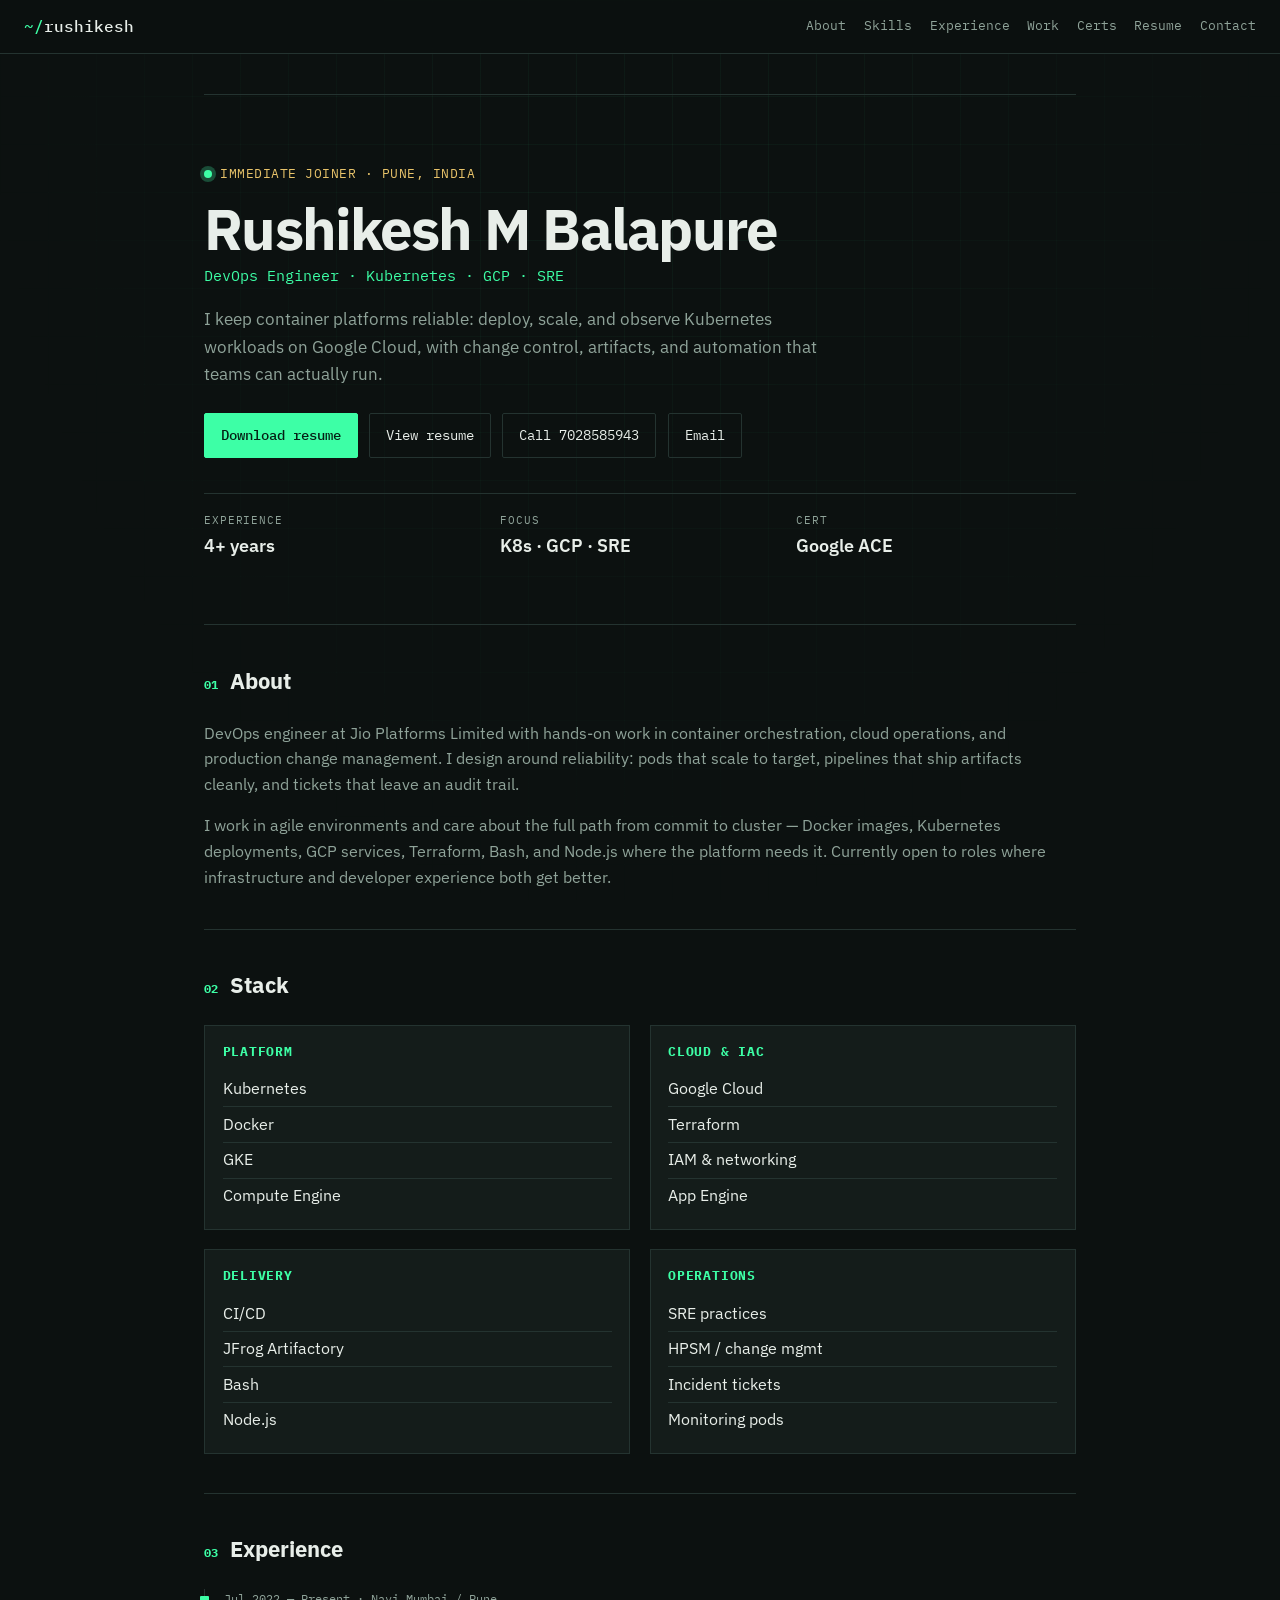
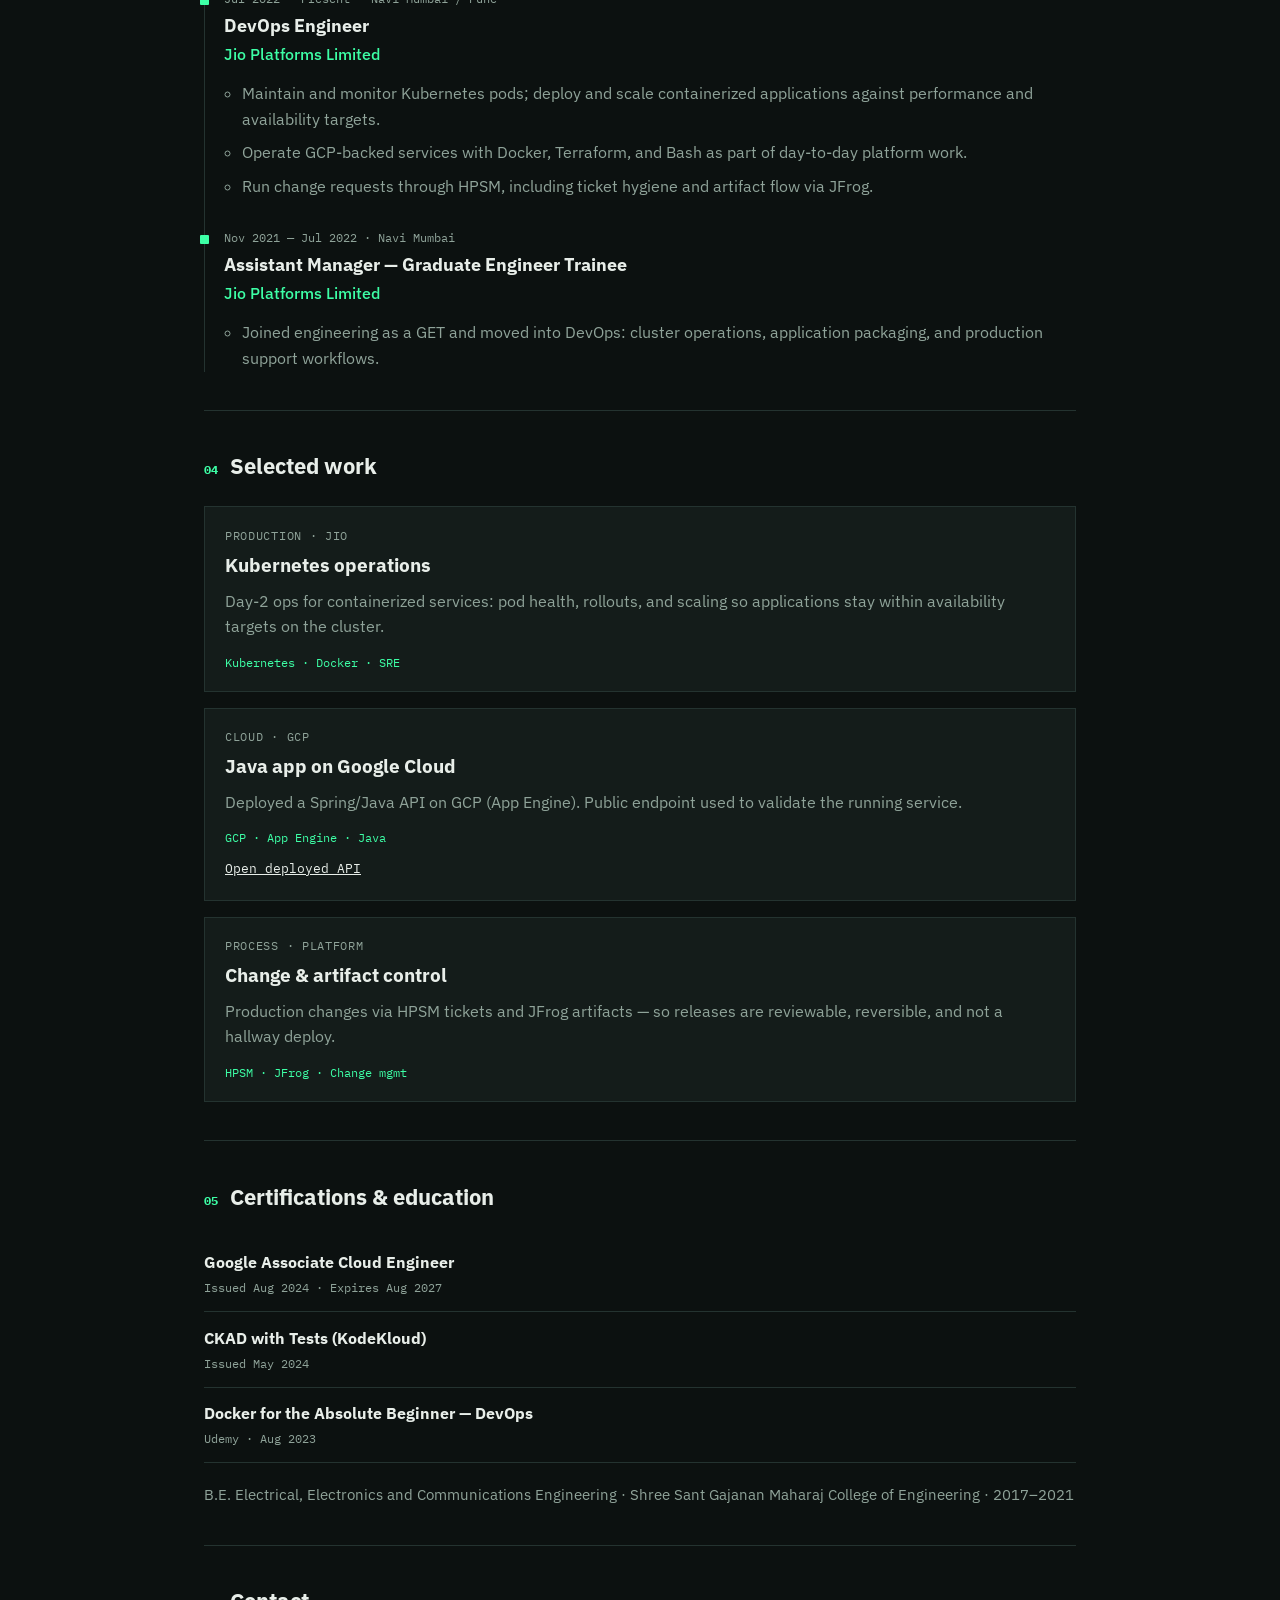
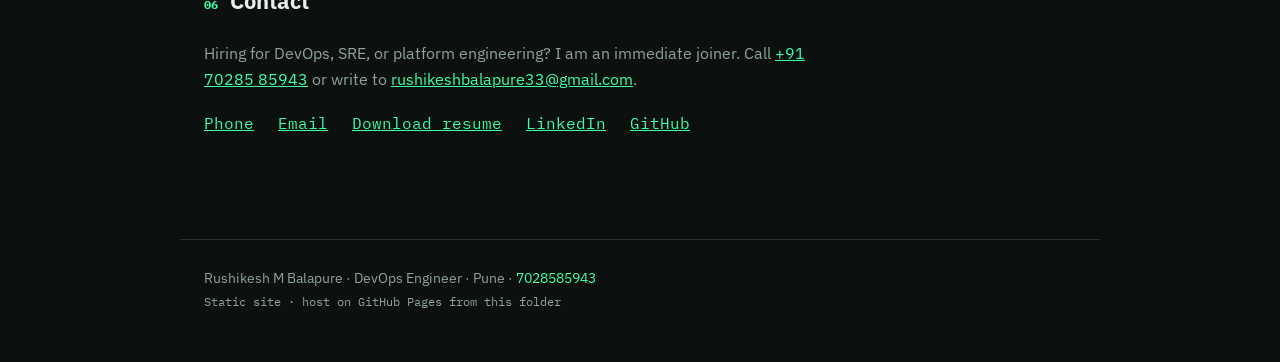
<file: index.html>
<!DOCTYPE html>
<html lang="en">
  <head>
    <meta charset="UTF-8" />
    <meta name="viewport" content="width=device-width, initial-scale=1.0" />
    <meta
      name="description"
      content="Rushikesh M Balapure — DevOps Engineer. Kubernetes, GCP, SRE, Terraform, Docker. Based in Pune, India."
    />
    <title>Rushikesh M Balapure · DevOps Engineer</title>
    <link rel="icon" type="image/svg+xml" href="assets/favicon.svg" />
    <link rel="preconnect" href="https://fonts.googleapis.com" />
    <link rel="preconnect" href="https://fonts.gstatic.com" crossorigin />
    <link
      href="https://fonts.googleapis.com/css2?family=IBM+Plex+Mono:wght@400;500&family=IBM+Plex+Sans:wght@400;500;600;700&display=swap"
      rel="stylesheet"
    />
    <link rel="stylesheet" href="css/styles.css" />
  </head>
  <body>
    <a class="skip-link" href="#main">Skip to content</a>
    <div class="grid-bg" aria-hidden="true"></div>

    <header class="nav">
      <a class="logo" href="#top">
        <span class="prompt">~/</span>rushikesh
      </a>
      <button class="menu-toggle" type="button" aria-expanded="false" aria-controls="site-nav">
        Menu
      </button>
      <nav id="site-nav" aria-label="Primary">
        <a href="#about">About</a>
        <a href="#skills">Skills</a>
        <a href="#experience">Experience</a>
        <a href="#work">Work</a>
        <a href="#certs">Certs</a>
        <a href="resume.html">Resume</a>
        <a href="#contact">Contact</a>
      </nav>
    </header>

    <main id="main">
      <section class="hero" id="top">
        <p class="eyebrow">
          <span class="status-dot" aria-hidden="true"></span>
          Immediate joiner · Pune, India
        </p>
        <h1>Rushikesh M Balapure</h1>
        <p class="role">DevOps Engineer · Kubernetes · GCP · SRE</p>
        <p class="lede">
          I keep container platforms reliable: deploy, scale, and observe Kubernetes
          workloads on Google Cloud, with change control, artifacts, and automation
          that teams can actually run.
        </p>
        <div class="hero-actions">
          <a
            class="btn primary"
            href="resume.html"
            download="Rushikesh-M-Balapure-Resume.html"
            >Download resume</a
          >
          <a class="btn ghost" href="resume.html">View resume</a>
          <a class="btn ghost" href="tel:+917028585943">Call 7028585943</a>
          <a class="btn ghost" href="mailto:rushikeshbalapure33@gmail.com">Email</a>
        </div>
        <dl class="stats">
          <div>
            <dt>Experience</dt>
            <dd>4+ years</dd>
          </div>
          <div>
            <dt>Focus</dt>
            <dd>K8s · GCP · SRE</dd>
          </div>
          <div>
            <dt>Cert</dt>
            <dd>Google ACE</dd>
          </div>
        </dl>
      </section>

      <section id="about">
        <h2><span class="sec-id">01</span> About</h2>
        <div class="about-grid">
          <p>
            DevOps engineer at Jio Platforms Limited with hands-on work in
            container orchestration, cloud operations, and production change
            management. I design around reliability: pods that scale to target,
            pipelines that ship artifacts cleanly, and tickets that leave an
            audit trail.
          </p>
          <p>
            I work in agile environments and care about the full path from
            commit to cluster — Docker images, Kubernetes deployments, GCP
            services, Terraform, Bash, and Node.js where the platform needs it.
            Currently open to roles where infrastructure and developer
            experience both get better.
          </p>
        </div>
      </section>

      <section id="skills">
        <h2><span class="sec-id">02</span> Stack</h2>
        <div class="skill-groups">
          <article>
            <h3>Platform</h3>
            <ul>
              <li>Kubernetes</li>
              <li>Docker</li>
              <li>GKE</li>
              <li>Compute Engine</li>
            </ul>
          </article>
          <article>
            <h3>Cloud &amp; IaC</h3>
            <ul>
              <li>Google Cloud</li>
              <li>Terraform</li>
              <li>IAM &amp; networking</li>
              <li>App Engine</li>
            </ul>
          </article>
          <article>
            <h3>Delivery</h3>
            <ul>
              <li>CI/CD</li>
              <li>JFrog Artifactory</li>
              <li>Bash</li>
              <li>Node.js</li>
            </ul>
          </article>
          <article>
            <h3>Operations</h3>
            <ul>
              <li>SRE practices</li>
              <li>HPSM / change mgmt</li>
              <li>Incident tickets</li>
              <li>Monitoring pods</li>
            </ul>
          </article>
        </div>
      </section>

      <section id="experience">
        <h2><span class="sec-id">03</span> Experience</h2>
        <ol class="timeline">
          <li>
            <p class="when">Jul 2022 — Present · Navi Mumbai / Pune</p>
            <h3>DevOps Engineer</h3>
            <p class="org">Jio Platforms Limited</p>
            <ul>
              <li>
                Maintain and monitor Kubernetes pods; deploy and scale
                containerized applications against performance and availability
                targets.
              </li>
              <li>
                Operate GCP-backed services with Docker, Terraform, and Bash as
                part of day-to-day platform work.
              </li>
              <li>
                Run change requests through HPSM, including ticket hygiene and
                artifact flow via JFrog.
              </li>
            </ul>
          </li>
          <li>
            <p class="when">Nov 2021 — Jul 2022 · Navi Mumbai</p>
            <h3>Assistant Manager — Graduate Engineer Trainee</h3>
            <p class="org">Jio Platforms Limited</p>
            <ul>
              <li>
                Joined engineering as a GET and moved into DevOps: cluster
                operations, application packaging, and production support
                workflows.
              </li>
            </ul>
          </li>
        </ol>
      </section>

      <section id="work">
        <h2><span class="sec-id">04</span> Selected work</h2>
        <div class="cards">
          <article class="card">
            <p class="tag">Production · Jio</p>
            <h3>Kubernetes operations</h3>
            <p>
              Day-2 ops for containerized services: pod health, rollouts, and
              scaling so applications stay within availability targets on the
              cluster.
            </p>
            <p class="meta">Kubernetes · Docker · SRE</p>
          </article>
          <article class="card">
            <p class="tag">Cloud · GCP</p>
            <h3>Java app on Google Cloud</h3>
            <p>
              Deployed a Spring/Java API on GCP (App Engine). Public endpoint
              used to validate the running service.
            </p>
            <p class="meta">GCP · App Engine · Java</p>
            <a
              class="text-link"
              href="https://my-project-spring-433811.df.r.appspot.com/saveNews"
              target="_blank"
              rel="noopener noreferrer"
              >Open deployed API</a
            >
          </article>
          <article class="card">
            <p class="tag">Process · Platform</p>
            <h3>Change &amp; artifact control</h3>
            <p>
              Production changes via HPSM tickets and JFrog artifacts — so
              releases are reviewable, reversible, and not a hallway deploy.
            </p>
            <p class="meta">HPSM · JFrog · Change mgmt</p>
          </article>
        </div>
      </section>

      <section id="certs">
        <h2><span class="sec-id">05</span> Certifications &amp; education</h2>
        <ul class="certs">
          <li>
            <a
              href="https://www.credly.com/badges/ead3a931-cd1e-47b5-bafc-10b5cfd22aca"
              target="_blank"
              rel="noopener noreferrer"
            >
              <strong>Google Associate Cloud Engineer</strong>
              <span>Issued Aug 2024 · Expires Aug 2027</span>
            </a>
          </li>
          <li>
            <a
              href="https://www.udemy.com/certificate/UC-ff55de88-f9b9-4ed4-a6f6-ff51b231a8ba/"
              target="_blank"
              rel="noopener noreferrer"
            >
              <strong>CKAD with Tests (KodeKloud)</strong>
              <span>Issued May 2024</span>
            </a>
          </li>
          <li>
            <a
              href="https://www.udemy.com/certificate/UC-f468997f-fac0-4524-b829-cbe94e12d186/"
              target="_blank"
              rel="noopener noreferrer"
            >
              <strong>Docker for the Absolute Beginner — DevOps</strong>
              <span>Udemy · Aug 2023</span>
            </a>
          </li>
        </ul>
        <p class="edu">
          B.E. Electrical, Electronics and Communications Engineering · Shree
          Sant Gajanan Maharaj College of Engineering · 2017–2021
        </p>
      </section>

      <section id="contact">
        <h2><span class="sec-id">06</span> Contact</h2>
        <p class="lede compact">
          Hiring for DevOps, SRE, or platform engineering? I am an immediate
          joiner. Call
          <a href="tel:+917028585943">+91 70285 85943</a>
          or write to
          <a href="mailto:rushikeshbalapure33@gmail.com">rushikeshbalapure33@gmail.com</a>.
        </p>
        <ul class="contact-list">
          <li>
            <a href="tel:+917028585943">Phone</a>
          </li>
          <li>
            <a href="mailto:rushikeshbalapure33@gmail.com">Email</a>
          </li>
          <li>
            <a href="resume.html" download="Rushikesh-M-Balapure-Resume.html">Download resume</a>
          </li>
          <li>
            <a
              href="https://www.linkedin.com/in/rushikesh-balapure-5bb24b176/"
              target="_blank"
              rel="noopener noreferrer"
              >LinkedIn</a
            >
          </li>
          <li>
            <a
              href="https://github.com/Balapure22"
              target="_blank"
              rel="noopener noreferrer"
              >GitHub</a
            >
          </li>
        </ul>
      </section>
    </main>

    <footer>
      <p>Rushikesh M Balapure · DevOps Engineer · Pune · <a href="tel:+917028585943">7028585943</a></p>
      <p class="muted">Static site · host on GitHub Pages from this folder</p>
    </footer>

    <script src="js/main.js"></script>
  </body>
</html>
</file>
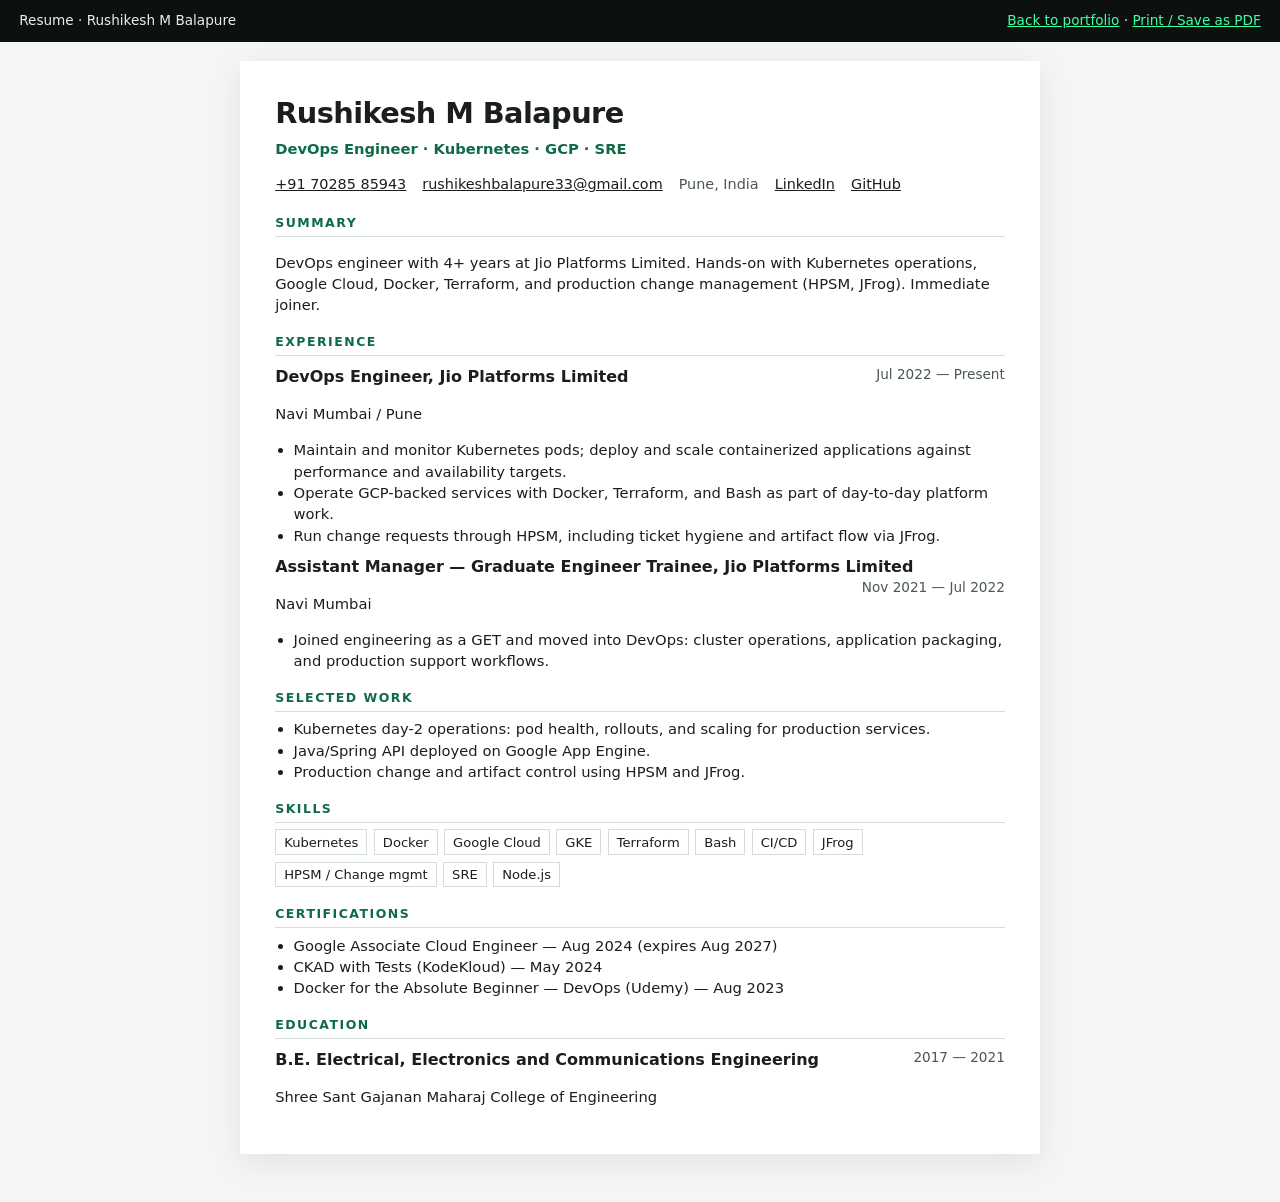
<file: resume.html>
<!DOCTYPE html>
<html lang="en">
  <head>
    <meta charset="UTF-8" />
    <meta name="viewport" content="width=device-width, initial-scale=1.0" />
    <title>Rushikesh M Balapure — Resume</title>
    <style>
      :root {
        --ink: #1a1f1e;
        --muted: #4a5752;
        --line: #d5ddd8;
        --accent: #0d6b45;
      }
      * {
        box-sizing: border-box;
      }
      body {
        margin: 0;
        font-family: "Segoe UI", system-ui, sans-serif;
        color: var(--ink);
        background: #f4f6f5;
        line-height: 1.45;
      }
      .bar {
        display: flex;
        justify-content: space-between;
        gap: 1rem;
        padding: 0.7rem 1.2rem;
        background: #0c1110;
        color: #e8eee9;
        font-size: 0.85rem;
      }
      .bar a {
        color: #3dffa6;
      }
      .page {
        max-width: 800px;
        margin: 1.2rem auto 3rem;
        background: #fff;
        padding: 2rem 2.2rem;
        box-shadow: 0 8px 30px rgba(0, 0, 0, 0.08);
      }
      h1 {
        margin: 0;
        font-size: 1.8rem;
        letter-spacing: -0.02em;
      }
      .title {
        margin: 0.2rem 0 0.7rem;
        color: var(--accent);
        font-weight: 600;
      }
      .meta {
        display: flex;
        flex-wrap: wrap;
        gap: 0.35rem 1rem;
        font-size: 0.9rem;
        color: var(--muted);
        margin-bottom: 1.2rem;
      }
      .meta a {
        color: var(--ink);
      }
      h2 {
        margin: 1.1rem 0 0.4rem;
        font-size: 0.78rem;
        letter-spacing: 0.12em;
        text-transform: uppercase;
        color: var(--accent);
        border-bottom: 1px solid var(--line);
        padding-bottom: 0.25rem;
      }
      h3 {
        margin: 0.55rem 0 0.1rem;
        font-size: 1rem;
      }
      .when {
        float: right;
        color: var(--muted);
        font-size: 0.85rem;
        font-weight: 400;
      }
      p,
      li {
        font-size: 0.92rem;
      }
      ul {
        margin: 0.2rem 0 0.5rem;
        padding-left: 1.15rem;
      }
      .skills {
        margin: 0;
        padding: 0;
        list-style: none;
        display: flex;
        flex-wrap: wrap;
        gap: 0.4rem;
      }
      .skills li {
        border: 1px solid var(--line);
        padding: 0.15rem 0.5rem;
        font-size: 0.82rem;
      }
      @media print {
        .bar {
          display: none;
        }
        body {
          background: #fff;
        }
        .page {
          margin: 0;
          box-shadow: none;
          max-width: none;
          padding: 0;
        }
      }
    </style>
  </head>
  <body>
    <div class="bar">
      <span>Resume · Rushikesh M Balapure</span>
      <span>
        <a href="index.html">Back to portfolio</a>
        ·
        <a href="#" onclick="window.print(); return false;">Print / Save as PDF</a>
      </span>
    </div>
    <article class="page">
      <h1>Rushikesh M Balapure</h1>
      <p class="title">DevOps Engineer · Kubernetes · GCP · SRE</p>
      <p class="meta">
        <a href="tel:+917028585943">+91 70285 85943</a>
        <a href="mailto:rushikeshbalapure33@gmail.com">rushikeshbalapure33@gmail.com</a>
        <span>Pune, India</span>
        <a href="https://www.linkedin.com/in/rushikesh-balapure-5bb24b176/">LinkedIn</a>
        <a href="https://github.com/Balapure22">GitHub</a>
      </p>

      <h2>Summary</h2>
      <p>
        DevOps engineer with 4+ years at Jio Platforms Limited. Hands-on with
        Kubernetes operations, Google Cloud, Docker, Terraform, and production
        change management (HPSM, JFrog). Immediate joiner.
      </p>

      <h2>Experience</h2>
      <h3>
        DevOps Engineer, Jio Platforms Limited
        <span class="when">Jul 2022 — Present</span>
      </h3>
      <p>Navi Mumbai / Pune</p>
      <ul>
        <li>
          Maintain and monitor Kubernetes pods; deploy and scale containerized
          applications against performance and availability targets.
        </li>
        <li>
          Operate GCP-backed services with Docker, Terraform, and Bash as part
          of day-to-day platform work.
        </li>
        <li>
          Run change requests through HPSM, including ticket hygiene and
          artifact flow via JFrog.
        </li>
      </ul>
      <h3>
        Assistant Manager — Graduate Engineer Trainee, Jio Platforms Limited
        <span class="when">Nov 2021 — Jul 2022</span>
      </h3>
      <p>Navi Mumbai</p>
      <ul>
        <li>
          Joined engineering as a GET and moved into DevOps: cluster operations,
          application packaging, and production support workflows.
        </li>
      </ul>

      <h2>Selected work</h2>
      <ul>
        <li>
          Kubernetes day-2 operations: pod health, rollouts, and scaling for
          production services.
        </li>
        <li>
          Java/Spring API deployed on Google App Engine.
        </li>
        <li>
          Production change and artifact control using HPSM and JFrog.
        </li>
      </ul>

      <h2>Skills</h2>
      <ul class="skills">
        <li>Kubernetes</li>
        <li>Docker</li>
        <li>Google Cloud</li>
        <li>GKE</li>
        <li>Terraform</li>
        <li>Bash</li>
        <li>CI/CD</li>
        <li>JFrog</li>
        <li>HPSM / Change mgmt</li>
        <li>SRE</li>
        <li>Node.js</li>
      </ul>

      <h2>Certifications</h2>
      <ul>
        <li>Google Associate Cloud Engineer — Aug 2024 (expires Aug 2027)</li>
        <li>CKAD with Tests (KodeKloud) — May 2024</li>
        <li>Docker for the Absolute Beginner — DevOps (Udemy) — Aug 2023</li>
      </ul>

      <h2>Education</h2>
      <h3>
        B.E. Electrical, Electronics and Communications Engineering
        <span class="when">2017 — 2021</span>
      </h3>
      <p>Shree Sant Gajanan Maharaj College of Engineering</p>
    </article>
  </body>
</html>
</file>
<file: css/styles.css>
:root {
  --bg: #0c1110;
  --bg-elev: #141c1a;
  --line: #243330;
  --text: #e8eee9;
  --muted: #8fa399;
  --accent: #3dffa6;
  --accent-dim: #1a4d38;
  --warn: #e8c36a;
  --sans: "IBM Plex Sans", system-ui, sans-serif;
  --mono: "IBM Plex Mono", ui-monospace, monospace;
  --max: 920px;
}

*,
*::before,
*::after {
  box-sizing: border-box;
}

html {
  scroll-behavior: smooth;
}

body {
  margin: 0;
  font-family: var(--sans);
  background: var(--bg);
  color: var(--text);
  line-height: 1.6;
  min-height: 100vh;
}

.grid-bg {
  pointer-events: none;
  position: fixed;
  inset: 0;
  background-image:
    linear-gradient(rgba(61, 255, 166, 0.04) 1px, transparent 1px),
    linear-gradient(90deg, rgba(61, 255, 166, 0.04) 1px, transparent 1px);
  background-size: 48px 48px;
  mask-image: radial-gradient(ellipse at top, black 20%, transparent 75%);
  z-index: 0;
}

.skip-link {
  position: absolute;
  left: -999px;
  top: 0;
}

.skip-link:focus {
  left: 1rem;
  top: 1rem;
  z-index: 20;
  background: var(--accent);
  color: #052015;
  padding: 0.4rem 0.7rem;
}

.nav {
  position: sticky;
  top: 0;
  z-index: 10;
  display: flex;
  align-items: center;
  justify-content: space-between;
  gap: 1rem;
  padding: 0.85rem 1.5rem;
  background: rgba(12, 17, 16, 0.86);
  backdrop-filter: blur(10px);
  border-bottom: 1px solid var(--line);
}

.logo {
  font-family: var(--mono);
  color: var(--text);
  text-decoration: none;
  font-weight: 500;
}

.prompt {
  color: var(--accent);
}

#site-nav {
  display: flex;
  flex-wrap: wrap;
  gap: 0.2rem 1.1rem;
}

#site-nav a {
  font-family: var(--mono);
  font-size: 0.8rem;
  color: var(--muted);
  text-decoration: none;
}

#site-nav a:hover,
#site-nav a:focus-visible {
  color: var(--accent);
}

.menu-toggle {
  display: none;
  font-family: var(--mono);
  background: transparent;
  color: var(--text);
  border: 1px solid var(--line);
  padding: 0.35rem 0.65rem;
  cursor: pointer;
}

main {
  position: relative;
  z-index: 1;
  max-width: var(--max);
  margin: 0 auto;
  padding: 2.5rem 1.5rem 4rem;
}

.hero {
  padding: 3.5rem 0 4rem;
}

.eyebrow {
  display: flex;
  align-items: center;
  gap: 0.5rem;
  font-family: var(--mono);
  font-size: 0.8rem;
  color: var(--warn);
  letter-spacing: 0.04em;
  text-transform: uppercase;
}

.status-dot {
  width: 8px;
  height: 8px;
  border-radius: 50%;
  background: var(--accent);
  box-shadow: 0 0 0 4px var(--accent-dim);
}

h1 {
  margin: 0.4rem 0 0.2rem;
  font-size: clamp(2.2rem, 6vw, 3.6rem);
  line-height: 1.1;
  letter-spacing: -0.03em;
}

.role {
  margin: 0;
  font-family: var(--mono);
  color: var(--accent);
  font-size: 0.95rem;
}

.lede {
  max-width: 40rem;
  color: var(--muted);
  font-size: 1.08rem;
}

.lede.compact {
  font-size: 1rem;
}

.hero-actions {
  display: flex;
  flex-wrap: wrap;
  gap: 0.7rem;
  margin: 1.6rem 0 2.2rem;
}

.btn {
  display: inline-flex;
  align-items: center;
  font-family: var(--mono);
  font-size: 0.85rem;
  text-decoration: none;
  padding: 0.65rem 1rem;
  border: 1px solid var(--line);
  border-radius: 2px;
}

.btn.primary {
  background: var(--accent);
  color: #052015;
  border-color: var(--accent);
  font-weight: 500;
}

.btn.ghost {
  color: var(--text);
}

.btn.ghost:hover,
.btn.ghost:focus-visible {
  border-color: var(--accent);
  color: var(--accent);
}

.stats {
  display: grid;
  grid-template-columns: repeat(3, minmax(0, 1fr));
  gap: 1rem;
  margin: 0;
  padding: 1.1rem 0 0;
  border-top: 1px solid var(--line);
}

.stats dt {
  font-family: var(--mono);
  font-size: 0.7rem;
  text-transform: uppercase;
  letter-spacing: 0.08em;
  color: var(--muted);
}

.stats dd {
  margin: 0.15rem 0 0;
  font-size: 1.1rem;
  font-weight: 600;
}

section {
  padding: 2.4rem 0;
  border-top: 1px solid var(--line);
}

h2 {
  display: flex;
  align-items: baseline;
  gap: 0.75rem;
  margin: 0 0 1.4rem;
  font-size: 1.35rem;
}

.sec-id {
  font-family: var(--mono);
  font-size: 0.75rem;
  color: var(--accent);
}

.about-grid {
  display: grid;
  gap: 1rem;
}

.about-grid p {
  margin: 0;
  color: var(--muted);
}

.skill-groups {
  display: grid;
  grid-template-columns: repeat(2, minmax(0, 1fr));
  gap: 1.2rem;
}

.skill-groups article {
  background: var(--bg-elev);
  border: 1px solid var(--line);
  padding: 1rem 1.1rem;
}

.skill-groups h3 {
  margin: 0 0 0.6rem;
  font-size: 0.8rem;
  font-family: var(--mono);
  color: var(--accent);
  text-transform: uppercase;
  letter-spacing: 0.06em;
}

.skill-groups ul {
  margin: 0;
  padding: 0;
  list-style: none;
}

.skill-groups li {
  padding: 0.28rem 0;
  border-bottom: 1px solid var(--line);
  color: var(--text);
}

.skill-groups li:last-child {
  border-bottom: 0;
}

.timeline {
  margin: 0;
  padding: 0;
  list-style: none;
}

.timeline li {
  position: relative;
  padding: 0 0 1.8rem 1.2rem;
  border-left: 1px solid var(--line);
}

.timeline li:last-child {
  padding-bottom: 0;
}

.timeline li::before {
  content: "";
  position: absolute;
  left: -5px;
  top: 0.4rem;
  width: 9px;
  height: 9px;
  background: var(--accent);
  border-radius: 1px;
}

.when {
  margin: 0;
  font-family: var(--mono);
  font-size: 0.75rem;
  color: var(--muted);
}

.timeline h3 {
  margin: 0.2rem 0 0;
  font-size: 1.1rem;
}

.org {
  margin: 0.15rem 0 0.6rem;
  color: var(--accent);
  font-weight: 500;
}

.timeline ul {
  margin: 0;
  padding-left: 1.1rem;
  color: var(--muted);
}

.timeline li li {
  border: 0;
  padding: 0.25rem 0;
}

.timeline li li::before {
  display: none;
}

.cards {
  display: grid;
  gap: 1rem;
}

.card {
  background: var(--bg-elev);
  border: 1px solid var(--line);
  padding: 1.2rem 1.25rem;
}

.tag {
  margin: 0;
  font-family: var(--mono);
  font-size: 0.72rem;
  color: var(--warn);
  text-transform: uppercase;
  letter-spacing: 0.06em;
}

.card h3 {
  margin: 0.35rem 0 0.5rem;
}

.card p {
  margin: 0;
  color: var(--muted);
}

.card .meta {
  margin-top: 0.8rem;
  font-family: var(--mono);
  font-size: 0.75rem;
  color: var(--accent);
}

.text-link {
  display: inline-block;
  margin-top: 0.7rem;
  font-family: var(--mono);
  font-size: 0.8rem;
  color: var(--text);
}

.text-link:hover {
  color: var(--accent);
}

.certs {
  list-style: none;
  margin: 0;
  padding: 0;
}

.certs li {
  border-bottom: 1px solid var(--line);
}

.certs a {
  display: flex;
  flex-direction: column;
  gap: 0.15rem;
  padding: 0.85rem 0;
  text-decoration: none;
  color: inherit;
}

.certs a:hover strong {
  color: var(--accent);
}

.certs span {
  font-family: var(--mono);
  font-size: 0.75rem;
  color: var(--muted);
}

.edu {
  margin: 1.2rem 0 0;
  color: var(--muted);
  font-size: 0.95rem;
}

.lede a,
.contact-list a {
  color: var(--accent);
}

.contact-list {
  display: flex;
  flex-wrap: wrap;
  gap: 1rem 1.5rem;
  list-style: none;
  padding: 0;
  margin: 1.2rem 0 0;
  font-family: var(--mono);
}

footer {
  position: relative;
  z-index: 1;
  max-width: var(--max);
  margin: 0 auto;
  padding: 1.5rem 1.5rem 3rem;
  border-top: 1px solid var(--line);
  color: var(--muted);
  font-size: 0.85rem;
}

footer p {
  margin: 0.2rem 0;
}

footer a {
  color: var(--accent);
  text-decoration: none;
}

.muted {
  font-family: var(--mono);
  font-size: 0.72rem;
}

@media (max-width: 720px) {
  .menu-toggle {
    display: inline-block;
  }

  #site-nav {
    display: none;
    position: absolute;
    top: 100%;
    left: 0;
    right: 0;
    flex-direction: column;
    padding: 0.8rem 1.5rem 1rem;
    background: var(--bg-elev);
    border-bottom: 1px solid var(--line);
  }

  .nav.open #site-nav {
    display: flex;
  }

  .stats {
    grid-template-columns: 1fr;
  }

  .skill-groups {
    grid-template-columns: 1fr;
  }
}
</file>
